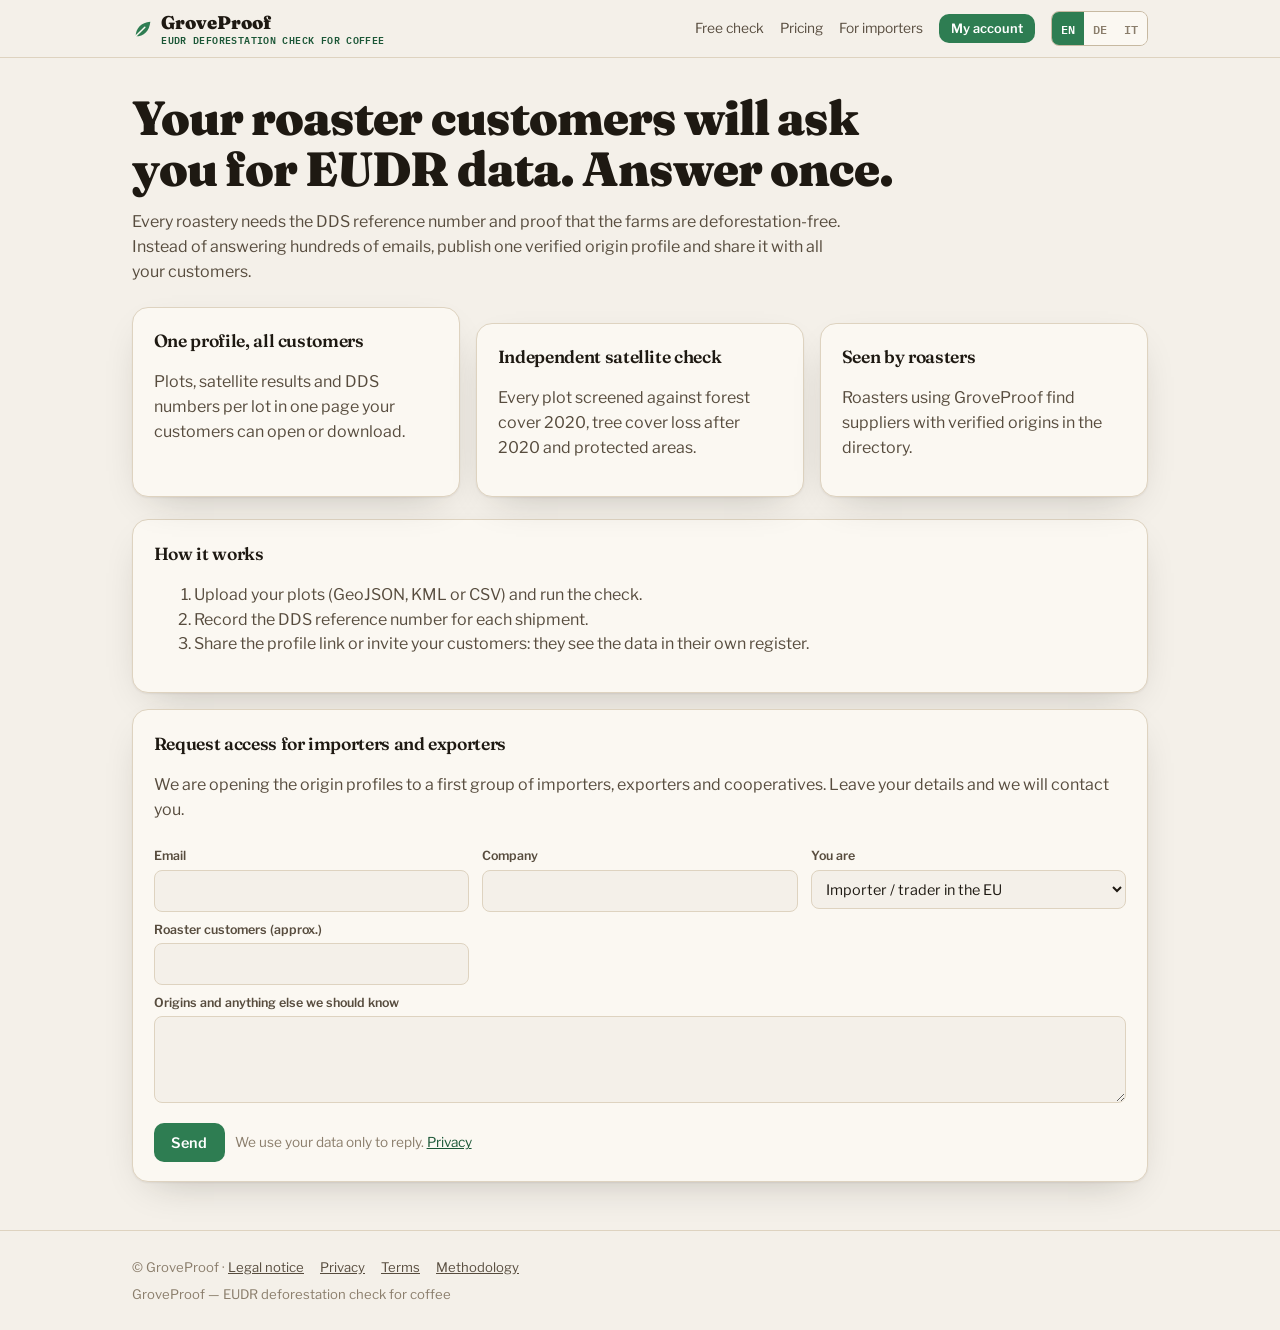
<file: importers.html>
<!DOCTYPE html>
<html lang="en">
<head>
<meta charset="utf-8">
<title>For importers and exporters — GroveProof · EUDR check for coffee</title>
<meta name="viewport" content="width=device-width, initial-scale=1">
<meta name="description" content="Give your roaster customers the EUDR data they ask for: DDS numbers, verified plots and a shared origin page.">
<link rel="preconnect" href="https://fonts.googleapis.com"><link rel="preconnect" href="https://fonts.gstatic.com" crossorigin>
<link rel="stylesheet" href="https://fonts.googleapis.com/css2?family=Fraunces:opsz,wght@9..144,600;9..144,900&family=Libre+Franklin:wght@400;500;600;700&family=IBM+Plex+Mono:wght@400;600&display=swap">
<link rel="stylesheet" href="assets/gp.css">
<script src="assets/gp.js"></script>
</head>
<body>
<nav class="top" id="gpnav"></nav>
<main class="wrap" style="padding-top:2.2rem">
  <h1 data-t="h">Your roaster customers will ask you for EUDR data. Answer once.</h1>
  <p class="muted" style="max-width:720px" data-t="p">Every roastery needs the DDS reference number and proof that the farms are deforestation-free. Instead of answering hundreds of emails, publish one verified origin profile and share it with all your customers.</p>
  <div class="grid g3" style="margin-top:1.4rem" id="feat"></div>
  <div class="card" style="margin-top:1.4rem">
    <h3 data-t="how_h">How it works</h3>
    <ol id="how" class="muted"></ol>
  </div>
  <div class="card" id="form">
    <h3 data-t="form_h">Request access for importers and exporters</h3>
    <p class="muted" data-t="form_p">We are opening the origin profiles to a first group of importers, exporters and cooperatives. Leave your details and we will contact you.</p>
    <form id="lf" autocomplete="on">
      <div class="grid g2" style="gap:0 .8rem">
        <div><label class="f">Email</label><input class="i" name="email" type="email" required></div>
        <div><label class="f" data-t="company">Company</label><input class="i" name="company" required></div>
        <div><label class="f" data-t="role">You are</label><select class="i" name="kind"><option value="importer" data-t="r_imp">Importer / trader in the EU</option><option value="exporter" data-t="r_exp">Exporter in the producing country</option><option value="cooperative" data-t="r_coop">Cooperative / producer group</option></select></div>
        <div><label class="f" data-t="volume">Roaster customers (approx.)</label><input class="i" name="volume" type="number" min="0"></div>
      </div>
      <label class="f" data-t="msg">Origins and anything else we should know</label><textarea class="i" name="message" rows="3"></textarea>
      <div class="row" style="margin-top:.8rem"><button class="btn" data-t="send">Send</button><span class="faint" data-th="consent">We use your data only to reply. <a href="privacy.html">Privacy</a></span></div>
    </form>
    <div id="lmsg"></div>
  </div>
</main>
<footer class="ft" id="gpfoot"></footer>
<script>
GP.strings = {
  en:{h:"Your roaster customers will ask you for EUDR data. Answer once.",p:"Every roastery needs the DDS reference number and proof that the farms are deforestation-free. Instead of answering hundreds of emails, publish one verified origin profile and share it with all your customers.",
    feat:[["One profile, all customers","Plots, satellite results and DDS numbers per lot in one page your customers can open or download."],["Independent satellite check","Every plot screened against forest cover 2020, tree cover loss after 2020 and protected areas."],["Seen by roasters","Roasters using GroveProof find suppliers with verified origins in the directory."]],
    how_h:"How it works",how:["Upload your plots (GeoJSON, KML or CSV) and run the check.","Record the DDS reference number for each shipment.","Share the profile link or invite your customers: they see the data in their own register."],
    form_h:"Request access for importers and exporters",form_p:"We are opening the origin profiles to a first group of importers, exporters and cooperatives. Leave your details and we will contact you.",
    company:"Company",role:"You are",r_imp:"Importer / trader in the EU",r_exp:"Exporter in the producing country",r_coop:"Cooperative / producer group",volume:"Roaster customers (approx.)",msg:"Origins and anything else we should know",send:"Send",
    consent:'We use your data only to reply. <a href="privacy.html">Privacy</a>',thanks:"Thank you, we will contact you shortly."},
  de:{h:"Ihre Röster-Kunden werden Sie nach EUDR-Daten fragen. Antworten Sie einmal.",p:"Jede Rösterei braucht die DDS-Referenznummer und den Nachweis entwaldungsfreier Farmen. Statt hunderte E-Mails zu beantworten, veröffentlichen Sie ein geprüftes Herkunftsprofil und teilen es mit allen Kunden.",
    feat:[["Ein Profil, alle Kunden","Flurstücke, Satellitenergebnisse und DDS-Nummern pro Charge auf einer Seite, die Ihre Kunden öffnen oder herunterladen können."],["Unabhängige Satellitenprüfung","Jedes Flurstück wird gegen Waldbedeckung 2020, Baumverlust nach 2020 und Schutzgebiete geprüft."],["Sichtbar für Röster","Röster, die GroveProof nutzen, finden Lieferanten mit geprüfter Herkunft im Verzeichnis."]],
    how_h:"So funktioniert es",how:["Flurstücke hochladen (GeoJSON, KML oder CSV) und Prüfung starten.","Für jede Lieferung die DDS-Referenznummer erfassen.","Profil-Link teilen oder Kunden einladen: Sie sehen die Daten in ihrem eigenen Register."],
    form_h:"Zugang für Importeure und Exporteure anfragen",form_p:"Wir öffnen die Herkunftsprofile für eine erste Gruppe von Importeuren, Exporteuren und Kooperativen. Hinterlassen Sie Ihre Daten, wir melden uns.",
    company:"Firma",role:"Sie sind",r_imp:"Importeur / Händler in der EU",r_exp:"Exporteur im Erzeugerland",r_coop:"Kooperative / Erzeugergemeinschaft",volume:"Röster-Kunden (ca.)",msg:"Herkünfte und weitere Hinweise",send:"Senden",
    consent:'Wir nutzen Ihre Daten nur für die Antwort. <a href="privacy.html">Datenschutz</a>',thanks:"Danke, wir melden uns in Kürze."},
  it:{h:"Le torrefazioni clienti ti chiederanno i dati EUDR. Rispondi una volta sola.",p:"Ogni torrefazione ha bisogno del numero di riferimento DDS e della prova che le aziende agricole sono senza deforestazione. Invece di rispondere a centinaia di email, pubblica un profilo d'origine verificato e condividilo con tutti i clienti.",
    feat:[["Un profilo, tutti i clienti","Particelle, esiti satellitari e numeri DDS per lotto in una sola pagina che i clienti possono aprire o scaricare."],["Verifica satellitare indipendente","Ogni particella è confrontata con la copertura forestale 2020, la perdita di copertura arborea dopo il 2020 e le aree protette."],["Visibile alle torrefazioni","Le torrefazioni che usano GroveProof trovano nell'elenco i fornitori con origini verificate."]],
    how_h:"Come funziona",how:["Carica le particelle (GeoJSON, KML o CSV) e avvia la verifica.","Registra il numero di riferimento DDS per ogni spedizione.","Condividi il link del profilo o invita i clienti: vedono i dati nel loro registro."],
    form_h:"Richiedi l'accesso per importatori ed esportatori",form_p:"Stiamo aprendo i profili d'origine a un primo gruppo di importatori, esportatori e cooperative. Lascia i tuoi dati e ti contattiamo.",
    company:"Azienda",role:"Sei",r_imp:"Importatore / trader nell'UE",r_exp:"Esportatore nel paese di produzione",r_coop:"Cooperativa / gruppo di produttori",volume:"Torrefazioni clienti (circa)",msg:"Origini e altro che dovremmo sapere",send:"Invia",
    consent:'Usiamo i tuoi dati solo per risponderti. <a href="privacy.html">Privacy</a>',thanks:"Grazie, ti contattiamo a breve."}
};
(function(){
  var esc=GP.esc, t=GP.t;
  function render(){ GP.applyI18n();
    document.getElementById("feat").innerHTML=t("feat").map(function(f){ return '<div class="card"><h3>'+esc(f[0])+'</h3><p class="muted">'+esc(f[1])+'</p></div>'; }).join("");
    document.getElementById("how").innerHTML=t("how").map(function(x){ return '<li>'+esc(x)+'</li>'; }).join(""); }
  document.getElementById("lf").onsubmit=async function(e){ e.preventDefault(); var f=this, m=document.getElementById("lmsg");
    var msg=(f.elements.volume.value?"Roaster customers: "+f.elements.volume.value+"\n":"")+f.elements.message.value;
    try{ await GP.api("/leads",{method:"POST",body:{email:f.elements.email.value,company:f.elements.company.value,kind:f.elements.kind.value,source:"importers",message:msg}}); m.innerHTML='<div class="notice ok">'+esc(t("thanks"))+'</div>'; f.reset(); }
    catch(err){ m.innerHTML='<div class="notice err">'+esc(err.message)+'</div>'; } };
  GP.onLang=function(){ GP.nav(); render(); };
  GP.nav(); render();
})();
</script>
</body>
</html>
</file>
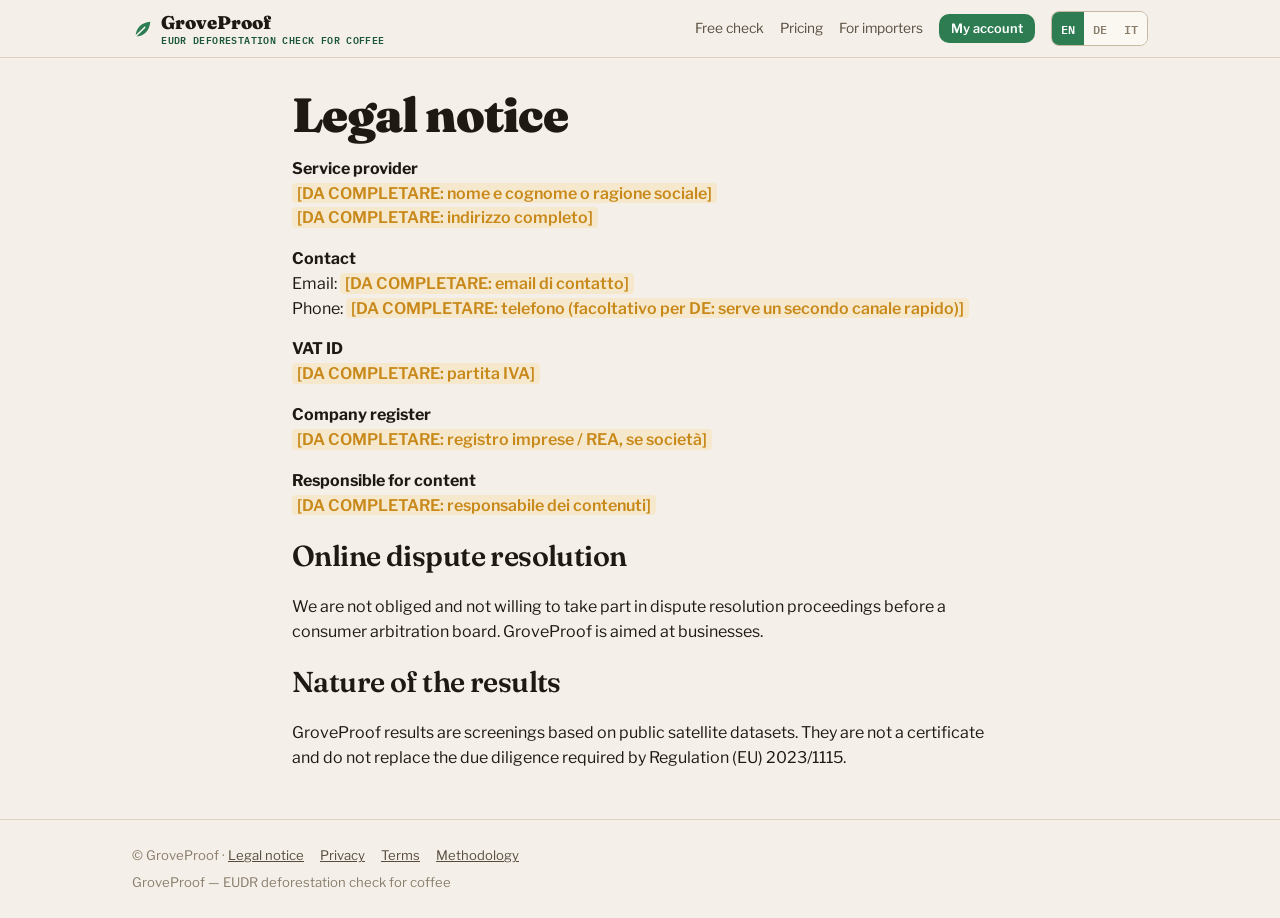
<file: impressum.html>
<!DOCTYPE html>
<html lang="en">
<head>
<meta charset="utf-8">
<title>Legal notice — GroveProof · EUDR check for coffee</title>
<meta name="viewport" content="width=device-width, initial-scale=1">
<link rel="preconnect" href="https://fonts.googleapis.com"><link rel="preconnect" href="https://fonts.gstatic.com" crossorigin>
<link rel="stylesheet" href="https://fonts.googleapis.com/css2?family=Fraunces:opsz,wght@9..144,600;9..144,900&family=Libre+Franklin:wght@400;500;600;700&family=IBM+Plex+Mono:wght@400;600&display=swap">
<link rel="stylesheet" href="assets/gp.css">
<script src="assets/gp.js"></script>
</head>
<body>
<nav class="top" id="gpnav"></nav>
<main class="wrap legal" style="padding-top:2rem">
<section data-lang="en"><h1>Legal notice</h1>
<p><b>Service provider</b><br><span class="todo">[DA COMPLETARE: nome e cognome o ragione sociale]</span><br><span class="todo">[DA COMPLETARE: indirizzo completo]</span></p>
<p><b>Contact</b><br>Email: <span class="todo">[DA COMPLETARE: email di contatto]</span><br>Phone: <span class="todo">[DA COMPLETARE: telefono (facoltativo per DE: serve un secondo canale rapido)]</span></p>
<p><b>VAT ID</b><br><span class="todo">[DA COMPLETARE: partita IVA]</span></p><p><b>Company register</b><br><span class="todo">[DA COMPLETARE: registro imprese / REA, se società]</span></p>
<p><b>Responsible for content</b><br><span class="todo">[DA COMPLETARE: responsabile dei contenuti]</span></p>
<h2>Online dispute resolution</h2><p>We are not obliged and not willing to take part in dispute resolution proceedings before a consumer arbitration board. GroveProof is aimed at businesses.</p>
<h2>Nature of the results</h2><p>GroveProof results are screenings based on public satellite datasets. They are not a certificate and do not replace the due diligence required by Regulation (EU) 2023/1115.</p></section>
<section data-lang="de" class="hide"><h1>Impressum</h1>
<p><b>Diensteanbieter (§ 5 DDG)</b><br><span class="todo">[DA COMPLETARE: nome e cognome o ragione sociale]</span><br><span class="todo">[DA COMPLETARE: indirizzo completo]</span></p>
<p><b>Kontakt</b><br>E-Mail: <span class="todo">[DA COMPLETARE: email di contatto]</span><br>Telefon: <span class="todo">[DA COMPLETARE: telefono (facoltativo per DE: serve un secondo canale rapido)]</span></p>
<p><b>Umsatzsteuer-ID</b><br><span class="todo">[DA COMPLETARE: partita IVA]</span></p><p><b>Handelsregister</b><br><span class="todo">[DA COMPLETARE: registro imprese / REA, se società]</span></p>
<p><b>Verantwortlich für den Inhalt (§ 18 Abs. 2 MStV)</b><br><span class="todo">[DA COMPLETARE: responsabile dei contenuti]</span></p>
<h2>Verbraucherstreitbeilegung</h2><p>Wir sind nicht bereit und nicht verpflichtet, an Streitbeilegungsverfahren vor einer Verbraucherschlichtungsstelle teilzunehmen. GroveProof richtet sich an Unternehmen.</p>
<h2>Art der Ergebnisse</h2><p>Die Ergebnisse von GroveProof sind Screenings auf Basis öffentlicher Satellitendaten. Sie sind kein Zertifikat und ersetzen nicht die Sorgfaltspflicht nach Verordnung (EU) 2023/1115.</p></section>
<section data-lang="it" class="hide"><h1>Note legali</h1>
<p><b>Titolare del servizio</b><br><span class="todo">[DA COMPLETARE: nome e cognome o ragione sociale]</span><br><span class="todo">[DA COMPLETARE: indirizzo completo]</span></p>
<p><b>Contatti</b><br>Email: <span class="todo">[DA COMPLETARE: email di contatto]</span><br>Telefono: <span class="todo">[DA COMPLETARE: telefono (facoltativo per DE: serve un secondo canale rapido)]</span></p>
<p><b>Partita IVA</b><br><span class="todo">[DA COMPLETARE: partita IVA]</span></p><p><b>Registro imprese</b><br><span class="todo">[DA COMPLETARE: registro imprese / REA, se società]</span></p>
<p><b>Responsabile dei contenuti</b><br><span class="todo">[DA COMPLETARE: responsabile dei contenuti]</span></p>
<h2>Risoluzione delle controversie</h2><p>Non partecipiamo a procedure di risoluzione davanti a organismi di conciliazione per consumatori. GroveProof è rivolto alle imprese.</p>
<h2>Natura dei risultati</h2><p>Gli esiti di GroveProof sono screening basati su dati satellitari pubblici. Non sono un certificato e non sostituiscono la due diligence richiesta dal Regolamento (UE) 2023/1115.</p></section>
</main>
<footer class="ft" id="gpfoot"></footer>
<script>
(function(){
  function show(){ document.querySelectorAll("[data-lang]").forEach(function(s){ s.classList.toggle("hide", s.getAttribute("data-lang")!==GP.lang); }); document.documentElement.lang=GP.lang; }
  GP.onLang=function(){ GP.nav(); show(); };
  GP.nav(); show();
})();
</script>
</body>
</html>
</file>
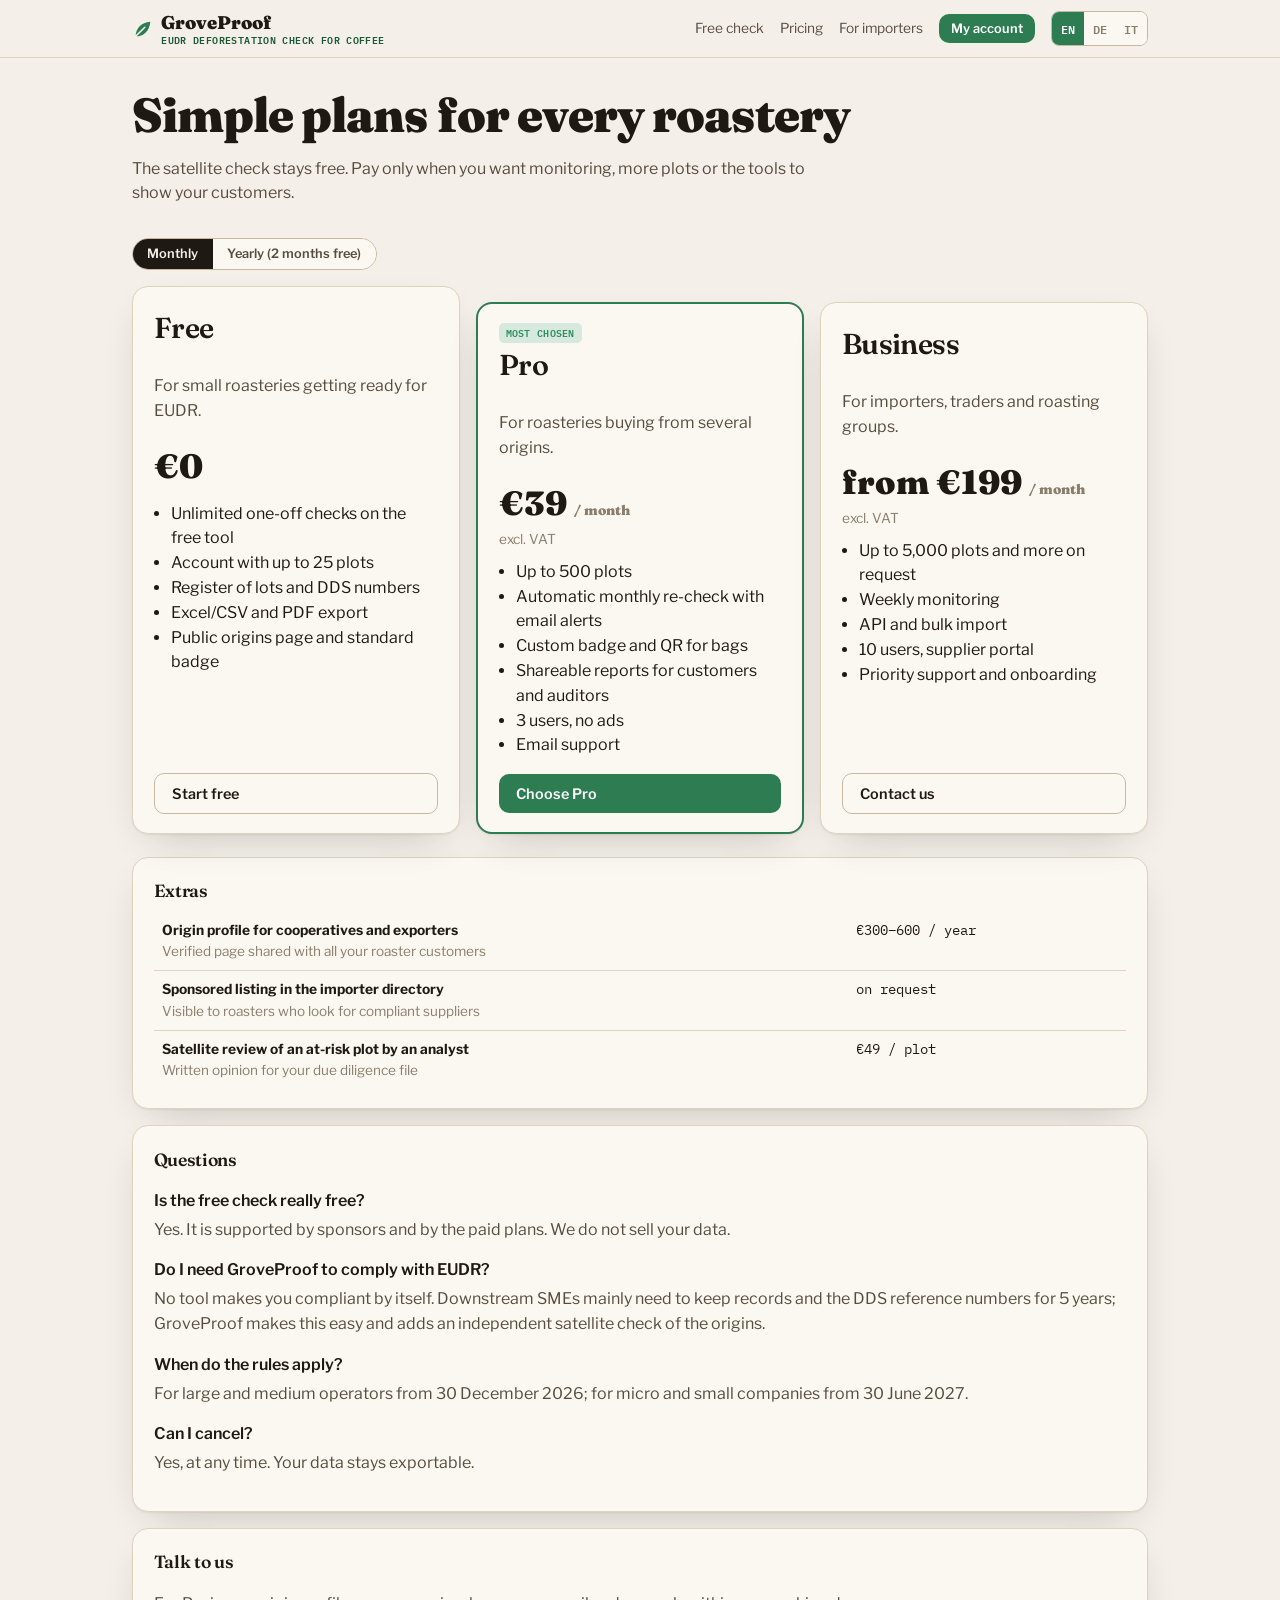
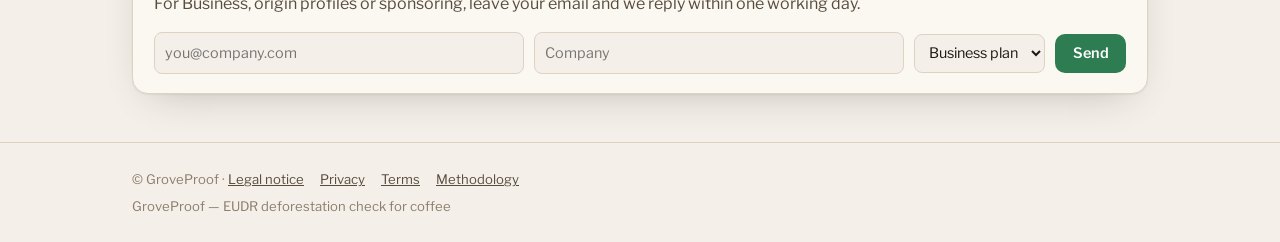
<file: pricing.html>
<!DOCTYPE html>
<html lang="en">
<head>
<meta charset="utf-8">
<title>Pricing — GroveProof · EUDR check for coffee</title>
<meta name="viewport" content="width=device-width, initial-scale=1">
<meta name="description" content="GroveProof plans for coffee roasters: free EUDR satellite check, Pro monitoring and register, Business API for importers.">
<link rel="preconnect" href="https://fonts.googleapis.com"><link rel="preconnect" href="https://fonts.gstatic.com" crossorigin>
<link rel="stylesheet" href="https://fonts.googleapis.com/css2?family=Fraunces:opsz,wght@9..144,600;9..144,900&family=Libre+Franklin:wght@400;500;600;700&family=IBM+Plex+Mono:wght@400;600&display=swap">
<link rel="stylesheet" href="assets/gp.css">
<script src="assets/gp.js"></script>
<style>.billing{display:inline-flex;border:1px solid var(--line-strong);border-radius:99px;overflow:hidden;margin:1rem 0}.billing button{border:none;background:var(--surface);padding:.45rem .9rem;cursor:pointer;font:600 .8rem "Libre Franklin",sans-serif;color:var(--ink-soft)}.billing button.on{background:var(--ink);color:var(--ground)}
.faq dt{font-weight:600;margin-top:1rem}.faq dd{margin:.25rem 0 0;color:var(--ink-soft)}</style>
</head>
<body>
<nav class="top" id="gpnav"></nav>
<main class="wrap" style="padding-top:2rem">
  <h1 data-t="h">Simple plans for every roastery</h1>
  <p class="muted" style="max-width:680px" data-t="p">The satellite check stays free. Pay only when you want monitoring, more plots or the tools to show your customers.</p>
  <div class="billing"><button data-b="m" class="on" data-t="monthly">Monthly</button><button data-b="y" data-t="yearly">Yearly (2 months free)</button></div>
  <div class="grid g3" id="plans"></div>

  <div class="card" style="margin-top:1.4rem">
    <h3 data-t="extra_h">Extras</h3>
    <div class="scroll"><table class="t" id="extras"></table></div>
  </div>

  <div class="card">
    <h3 data-t="faq_h">Questions</h3>
    <dl class="faq" id="faq"></dl>
  </div>
  <div id="contact" class="card">
    <h3 data-t="contact_h">Talk to us</h3>
    <p class="muted" data-t="contact_p">For Business, origin profiles or sponsoring, leave your email and we reply within one working day.</p>
    <form id="lf" class="row" autocomplete="on">
      <input class="i" style="flex:1;min-width:200px" name="email" type="email" required placeholder="you@company.com">
      <input class="i" style="flex:1;min-width:160px" name="company" data-tp="company" placeholder="Company">
      <select class="i" name="kind" style="width:auto"><option value="business" data-t="o_business">Business plan</option><option value="origin" data-t="o_origin">Origin profile</option><option value="sponsor" data-t="o_sponsor">Sponsoring</option><option value="other" data-t="o_other">Other</option></select>
      <button class="btn" data-t="send">Send</button>
    </form>
    <div id="lmsg"></div>
  </div>
</main>
<footer class="ft" id="gpfoot"></footer>
<script>
GP.strings = {
  en:{h:"Simple plans for every roastery",p:"The satellite check stays free. Pay only when you want monitoring, more plots or the tools to show your customers.",monthly:"Monthly",yearly:"Yearly (2 months free)",
    per_m:"/ month",per_y:"/ year",vat:"excl. VAT",start:"Start free",choose:"Choose Pro",talk:"Contact us",popular:"Most chosen",from:"from ",
    free_d:"For small roasteries getting ready for EUDR.",pro_d:"For roasteries buying from several origins.",bus_d:"For importers, traders and roasting groups.",
    f_free:["Unlimited one-off checks on the free tool","Account with up to 25 plots","Register of lots and DDS numbers","Excel/CSV and PDF export","Public origins page and standard badge"],
    f_pro:["Up to 500 plots","Automatic monthly re-check with email alerts","Custom badge and QR for bags","Shareable reports for customers and auditors","3 users, no ads","Email support"],
    f_bus:["Up to 5,000 plots and more on request","Weekly monitoring","API and bulk import","10 users, supplier portal","Priority support and onboarding"],
    extra_h:"Extras",ex:[["Origin profile for cooperatives and exporters","€300–600 / year","Verified page shared with all your roaster customers"],["Sponsored listing in the importer directory","on request","Visible to roasters who look for compliant suppliers"],["Satellite review of an at-risk plot by an analyst","€49 / plot","Written opinion for your due diligence file"]],
    faq_h:"Questions",faq:[["Is the free check really free?","Yes. It is supported by sponsors and by the paid plans. We do not sell your data."],["Do I need GroveProof to comply with EUDR?","No tool makes you compliant by itself. Downstream SMEs mainly need to keep records and the DDS reference numbers for 5 years; GroveProof makes this easy and adds an independent satellite check of the origins."],["When do the rules apply?","For large and medium operators from 30 December 2026; for micro and small companies from 30 June 2027."],["Can I cancel?","Yes, at any time. Your data stays exportable."]],
    contact_h:"Talk to us",contact_p:"For Business, origin profiles or sponsoring, leave your email and we reply within one working day.",company:"Company",o_business:"Business plan",o_origin:"Origin profile",o_sponsor:"Sponsoring",o_other:"Other",send:"Send",thanks:"Thank you, we will be in touch."},
  de:{h:"Einfache Tarife für jede Rösterei",p:"Der Satelliten-Check bleibt kostenlos. Sie zahlen nur für Überwachung, mehr Flurstücke oder Werkzeuge für Ihre Kunden.",monthly:"Monatlich",yearly:"Jährlich (2 Monate gratis)",
    per_m:"/ Monat",per_y:"/ Jahr",vat:"zzgl. MwSt.",start:"Kostenlos starten",choose:"Pro wählen",talk:"Kontakt",popular:"Am häufigsten gewählt",from:"ab ",
    free_d:"Für kleine Röstereien, die sich auf die EUDR vorbereiten.",pro_d:"Für Röstereien mit mehreren Herkünften.",bus_d:"Für Importeure, Händler und Röstgruppen.",
    f_free:["Unbegrenzte Einzelprüfungen im Gratis-Tool","Konto mit bis zu 25 Flurstücken","Register der Chargen und DDS-Nummern","Export als Excel/CSV und PDF","Öffentliche Herkunftsseite und Standardsiegel"],
    f_pro:["Bis zu 500 Flurstücke","Automatische monatliche Prüfung mit E-Mail-Warnungen","Eigenes Siegel und QR-Code für Tüten","Teilbare Berichte für Kunden und Prüfer","3 Nutzer, keine Werbung","E-Mail-Support"],
    f_bus:["Bis zu 5.000 Flurstücke, mehr auf Anfrage","Wöchentliche Überwachung","API und Massenimport","10 Nutzer, Lieferantenportal","Bevorzugter Support und Einführung"],
    extra_h:"Zusatzleistungen",ex:[["Herkunftsprofil für Kooperativen und Exporteure","300–600 € / Jahr","Geprüfte Seite, geteilt mit allen Ihren Röster-Kunden"],["Gesponserter Eintrag im Importeursverzeichnis","auf Anfrage","Sichtbar für Röster, die konforme Lieferanten suchen"],["Satellitenprüfung eines Risiko-Flurstücks durch einen Analysten","49 € / Flurstück","Schriftliche Einschätzung für Ihre Sorgfaltsakte"]],
    faq_h:"Fragen",faq:[["Ist der Gratis-Check wirklich kostenlos?","Ja. Er wird von Sponsoren und den bezahlten Tarifen getragen. Wir verkaufen Ihre Daten nicht."],["Brauche ich GroveProof für die EUDR?","Kein Werkzeug macht Sie allein konform. Nachgelagerte KMU müssen vor allem Aufzeichnungen und DDS-Referenznummern 5 Jahre aufbewahren; GroveProof macht das einfach und ergänzt eine unabhängige Satellitenprüfung der Herkünfte."],["Ab wann gelten die Regeln?","Für große und mittlere Marktteilnehmer ab 30. Dezember 2026; für Kleinst- und Kleinunternehmen ab 30. Juni 2027."],["Kann ich kündigen?","Ja, jederzeit. Ihre Daten bleiben exportierbar."]],
    contact_h:"Sprechen Sie mit uns",contact_p:"Für Business, Herkunftsprofile oder Sponsoring hinterlassen Sie Ihre E-Mail, wir antworten innerhalb eines Werktags.",company:"Firma",o_business:"Business-Tarif",o_origin:"Herkunftsprofil",o_sponsor:"Sponsoring",o_other:"Sonstiges",send:"Senden",thanks:"Danke, wir melden uns."},
  it:{h:"Piani semplici per ogni torrefazione",p:"La verifica satellitare resta gratuita. Paghi solo se vuoi il monitoraggio, più particelle o gli strumenti da mostrare ai clienti.",monthly:"Mensile",yearly:"Annuale (2 mesi gratis)",
    per_m:"/ mese",per_y:"/ anno",vat:"IVA esclusa",start:"Inizia gratis",choose:"Scegli Pro",talk:"Contattaci",popular:"Il più scelto",from:"da ",
    free_d:"Per le piccole torrefazioni che si preparano all'EUDR.",pro_d:"Per le torrefazioni che comprano da più origini.",bus_d:"Per importatori, trader e gruppi di torrefazione.",
    f_free:["Verifiche singole illimitate nello strumento gratuito","Account con fino a 25 particelle","Registro dei lotti e dei numeri DDS","Export Excel/CSV e PDF","Pagina pubblica delle origini e badge standard"],
    f_pro:["Fino a 500 particelle","Riverifica automatica mensile con avvisi via email","Badge personalizzato e QR per le confezioni","Report condivisibili per clienti e auditor","3 utenti, niente pubblicità","Assistenza via email"],
    f_bus:["Fino a 5.000 particelle e oltre su richiesta","Monitoraggio settimanale","API e importazione massiva","10 utenti, portale fornitori","Assistenza prioritaria e avviamento"],
    extra_h:"Servizi aggiuntivi",ex:[["Profilo d'origine per cooperative ed esportatori","300–600 € / anno","Pagina verificata condivisa con tutte le torrefazioni clienti"],["Inserimento sponsorizzato nell'elenco importatori","su richiesta","Visibile alle torrefazioni che cercano fornitori conformi"],["Revisione satellitare di una particella a rischio da parte di un analista","49 € / particella","Parere scritto per il fascicolo di due diligence"]],
    faq_h:"Domande",faq:[["La verifica gratuita è davvero gratis?","Sì. È sostenuta dagli sponsor e dai piani a pagamento. Non vendiamo i tuoi dati."],["Mi serve GroveProof per essere conforme all'EUDR?","Nessuno strumento rende conformi da solo. Le PMI a valle devono soprattutto conservare per 5 anni i dati e i numeri di riferimento DDS; GroveProof lo rende semplice e aggiunge una verifica satellitare indipendente delle origini."],["Da quando valgono le regole?","Per gli operatori grandi e medi dal 30 dicembre 2026; per micro e piccole imprese dal 30 giugno 2027."],["Posso disdire?","Sì, in qualsiasi momento. I tuoi dati restano esportabili."]],
    contact_h:"Parliamone",contact_p:"Per Business, profili d'origine o sponsorizzazioni lascia la tua email: rispondiamo entro un giorno lavorativo.",company:"Azienda",o_business:"Piano Business",o_origin:"Profilo d'origine",o_sponsor:"Sponsorizzazione",o_other:"Altro",send:"Invia",thanks:"Grazie, ti ricontattiamo."}
};
(function(){
  var esc=GP.esc, t=GP.t, billing="m";
  function li(a){ return '<ul>'+a.map(function(x){return '<li>'+esc(x)+'</li>';}).join("")+'</ul>'; }
  function price(m,y){ return billing==="m" ? '€'+m+' <span class="faint">'+esc(t("per_m"))+'</span>' : '€'+y+' <span class="faint">'+esc(t("per_y"))+'</span>'; }
  function render(){
    GP.applyI18n();
    document.querySelectorAll(".billing button").forEach(function(b){ b.classList.toggle("on", b.getAttribute("data-b")===billing); });
    document.getElementById("plans").innerHTML =
      '<div class="card price"><h2>Free</h2><p class="muted">'+esc(t("free_d"))+'</p><div class="p">€0</div>'+li(t("f_free"))+'<a class="btn ghost" href="app.html">'+esc(t("start"))+'</a></div>'+
      '<div class="card price hl"><span class="chip ok" style="align-self:flex-start">'+esc(t("popular"))+'</span><h2>Pro</h2><p class="muted">'+esc(t("pro_d"))+'</p><div class="p">'+price(39,390)+'</div><div class="faint">'+esc(t("vat"))+'</div>'+li(t("f_pro"))+'<a class="btn" href="app.html?plan=pro">'+esc(t("choose"))+'</a></div>'+
      '<div class="card price"><h2>Business</h2><p class="muted">'+esc(t("bus_d"))+'</p><div class="p">'+esc(t("from"))+price(199,1990)+'</div><div class="faint">'+esc(t("vat"))+'</div>'+li(t("f_bus"))+'<a class="btn ghost" href="#contact">'+esc(t("talk"))+'</a></div>';
    document.getElementById("extras").innerHTML = t("ex").map(function(r){ return '<tr><td><b>'+esc(r[0])+'</b><div class="faint">'+esc(r[2])+'</div></td><td class="mono" style="white-space:nowrap">'+esc(r[1])+'</td></tr>'; }).join("");
    document.getElementById("faq").innerHTML = t("faq").map(function(q){ return '<dt>'+esc(q[0])+'</dt><dd>'+esc(q[1])+'</dd>'; }).join("");
  }
  document.querySelectorAll(".billing button").forEach(function(b){ b.onclick=function(){ billing=b.getAttribute("data-b"); render(); }; });
  document.getElementById("lf").onsubmit=async function(e){ e.preventDefault(); var f=this, m=document.getElementById("lmsg");
    try{ await GP.api("/leads",{method:"POST",body:{email:f.elements.email.value,company:f.elements.company.value,kind:f.elements.kind.value,source:"pricing"}}); m.innerHTML='<div class="notice ok">'+esc(t("thanks"))+'</div>'; f.reset(); }
    catch(err){ m.innerHTML='<div class="notice err">'+esc(err.message)+'</div>'; } };
  GP.onLang=function(){ GP.nav(); render(); };
  GP.nav(); render();
})();
</script>
</body>
</html>
</file>
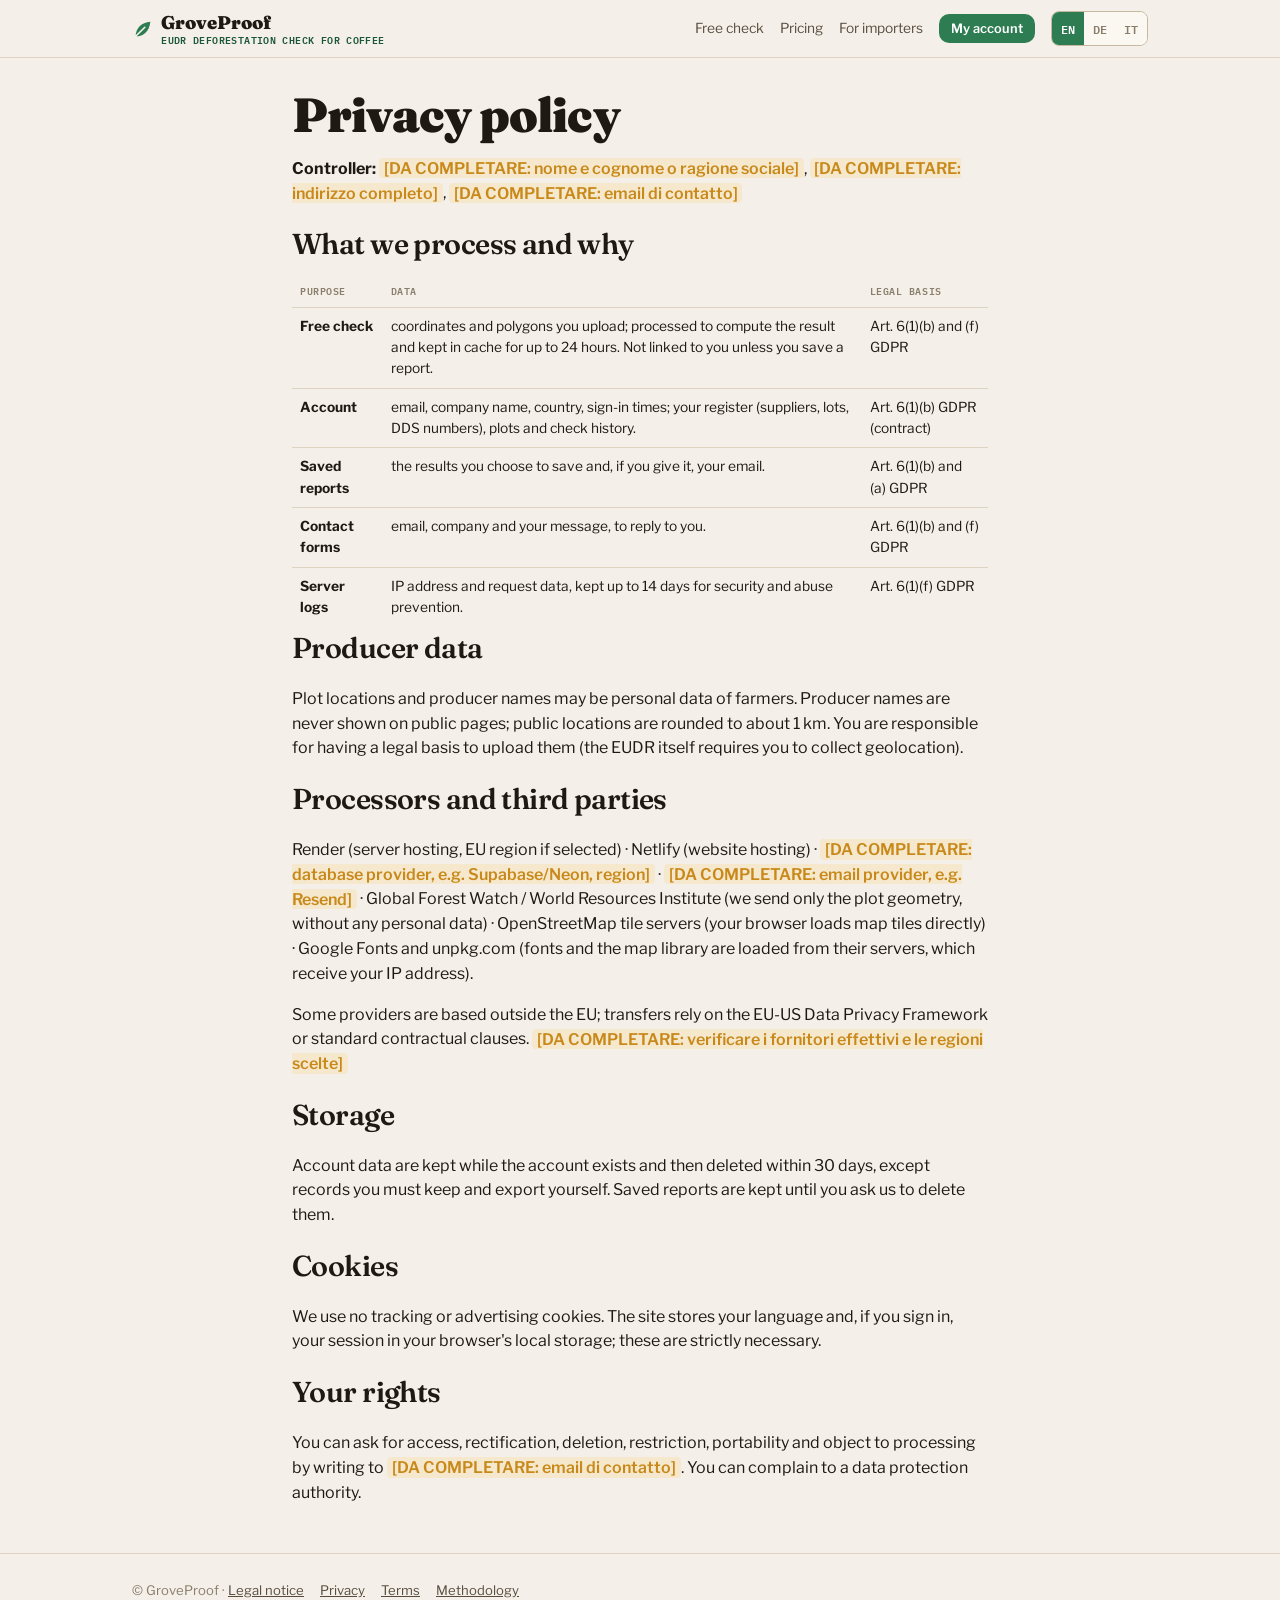
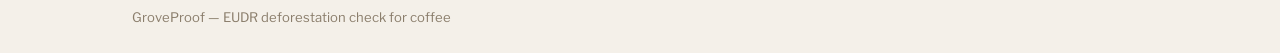
<file: privacy.html>
<!DOCTYPE html>
<html lang="en">
<head>
<meta charset="utf-8">
<title>Privacy — GroveProof · EUDR check for coffee</title>
<meta name="viewport" content="width=device-width, initial-scale=1">
<link rel="preconnect" href="https://fonts.googleapis.com"><link rel="preconnect" href="https://fonts.gstatic.com" crossorigin>
<link rel="stylesheet" href="https://fonts.googleapis.com/css2?family=Fraunces:opsz,wght@9..144,600;9..144,900&family=Libre+Franklin:wght@400;500;600;700&family=IBM+Plex+Mono:wght@400;600&display=swap">
<link rel="stylesheet" href="assets/gp.css">
<script src="assets/gp.js"></script>
</head>
<body>
<nav class="top" id="gpnav"></nav>
<main class="wrap legal" style="padding-top:2rem">
<section data-lang="en"><h1>Privacy policy</h1>
<p><b>Controller:</b> <span class="todo">[DA COMPLETARE: nome e cognome o ragione sociale]</span>, <span class="todo">[DA COMPLETARE: indirizzo completo]</span>, <span class="todo">[DA COMPLETARE: email di contatto]</span></p>
<h2>What we process and why</h2><div class="scroll"><table class="t"><tr><th>Purpose</th><th>Data</th><th>Legal basis</th></tr><tr><td><b>Free check</b></td><td>coordinates and polygons you upload; processed to compute the result and kept in cache for up to 24 hours. Not linked to you unless you save a report.</td><td>Art. 6(1)(b) and (f) GDPR</td></tr><tr><td><b>Account</b></td><td>email, company name, country, sign-in times; your register (suppliers, lots, DDS numbers), plots and check history.</td><td>Art. 6(1)(b) GDPR (contract)</td></tr><tr><td><b>Saved reports</b></td><td>the results you choose to save and, if you give it, your email.</td><td>Art. 6(1)(b) and (a) GDPR</td></tr><tr><td><b>Contact forms</b></td><td>email, company and your message, to reply to you.</td><td>Art. 6(1)(b) and (f) GDPR</td></tr><tr><td><b>Server logs</b></td><td>IP address and request data, kept up to 14 days for security and abuse prevention.</td><td>Art. 6(1)(f) GDPR</td></tr></table></div>
<h2>Producer data</h2><p>Plot locations and producer names may be personal data of farmers. Producer names are never shown on public pages; public locations are rounded to about 1 km. You are responsible for having a legal basis to upload them (the EUDR itself requires you to collect geolocation).</p>
<h2>Processors and third parties</h2><p>Render (server hosting, EU region if selected) · Netlify (website hosting) · <span class="todo">[DA COMPLETARE: database provider, e.g. Supabase/Neon, region]</span> · <span class="todo">[DA COMPLETARE: email provider, e.g. Resend]</span> · Global Forest Watch / World Resources Institute (we send only the plot geometry, without any personal data) · OpenStreetMap tile servers (your browser loads map tiles directly) · Google Fonts and unpkg.com (fonts and the map library are loaded from their servers, which receive your IP address).</p><p>Some providers are based outside the EU; transfers rely on the EU-US Data Privacy Framework or standard contractual clauses. <span class="todo">[DA COMPLETARE: verificare i fornitori effettivi e le regioni scelte]</span></p>
<h2>Storage</h2><p>Account data are kept while the account exists and then deleted within 30 days, except records you must keep and export yourself. Saved reports are kept until you ask us to delete them.</p>
<h2>Cookies</h2><p>We use no tracking or advertising cookies. The site stores your language and, if you sign in, your session in your browser's local storage; these are strictly necessary.</p>
<h2>Your rights</h2><p>You can ask for access, rectification, deletion, restriction, portability and object to processing by writing to <span class="todo">[DA COMPLETARE: email di contatto]</span>. You can complain to a data protection authority.</p></section>
<section data-lang="de" class="hide"><h1>Datenschutzerklärung</h1>
<p><b>Verantwortlicher:</b> <span class="todo">[DA COMPLETARE: nome e cognome o ragione sociale]</span>, <span class="todo">[DA COMPLETARE: indirizzo completo]</span>, <span class="todo">[DA COMPLETARE: email di contatto]</span></p>
<h2>Was wir verarbeiten und warum</h2><div class="scroll"><table class="t"><tr><th>Zweck</th><th>Daten</th><th>Rechtsgrundlage</th></tr><tr><td><b>Gratis-Check</b></td><td>hochgeladene Koordinaten und Polygone; verarbeitet zur Berechnung des Ergebnisses und bis zu 24 Stunden zwischengespeichert. Nicht mit Ihnen verknüpft, außer Sie speichern einen Bericht.</td><td>Art. 6 Abs. 1 lit. b und f DSGVO</td></tr><tr><td><b>Konto</b></td><td>E-Mail, Firmenname, Land, Anmeldezeiten; Ihr Register (Lieferanten, Chargen, DDS-Nummern), Flurstücke und Prüfhistorie.</td><td>Art. 6 Abs. 1 lit. b DSGVO (Vertrag)</td></tr><tr><td><b>Gespeicherte Berichte</b></td><td>die Ergebnisse, die Sie speichern, und ggf. Ihre E-Mail.</td><td>Art. 6 Abs. 1 lit. b und a DSGVO</td></tr><tr><td><b>Kontaktformulare</b></td><td>E-Mail, Firma und Nachricht, um Ihnen zu antworten.</td><td>Art. 6 Abs. 1 lit. b und f DSGVO</td></tr><tr><td><b>Server-Logs</b></td><td>IP-Adresse und Anfragedaten, bis zu 14 Tage zur Sicherheit und Missbrauchsabwehr.</td><td>Art. 6 Abs. 1 lit. f DSGVO</td></tr></table></div>
<h2>Daten der Produzenten</h2><p>Lage der Flurstücke und Produzentennamen können personenbezogene Daten der Bauern sein. Produzentennamen werden nie öffentlich gezeigt; öffentliche Standorte sind auf ca. 1 km gerundet. Sie sind dafür verantwortlich, eine Rechtsgrundlage für das Hochladen zu haben (die EUDR verlangt selbst die Erhebung der Geolokalisierung).</p>
<h2>Auftragsverarbeiter und Dritte</h2><p>Render (Server-Hosting, EU-Region falls gewählt) · Netlify (Website-Hosting) · <span class="todo">[DA COMPLETARE: Datenbank-Anbieter, z. B. Supabase/Neon, Region]</span> · <span class="todo">[DA COMPLETARE: E-Mail-Anbieter, z. B. Resend]</span> · Global Forest Watch / World Resources Institute (wir senden nur die Geometrie der Flurstücke, ohne personenbezogene Daten) · OpenStreetMap tile servers (Ihr Browser lädt Kartenkacheln direkt) · Google Fonts and unpkg.com (Schriften und Kartenbibliothek werden von deren Servern geladen, die Ihre IP-Adresse erhalten).</p><p>Einige Anbieter sitzen außerhalb der EU; Übermittlungen stützen sich auf das EU-US Data Privacy Framework oder Standardvertragsklauseln. <span class="todo">[DA COMPLETARE: verificare i fornitori effettivi e le regioni scelte]</span></p>
<h2>Speicherdauer</h2><p>Kontodaten werden gespeichert, solange das Konto besteht, und danach innerhalb von 30 Tagen gelöscht, außer Aufzeichnungen, die Sie selbst aufbewahren und exportieren müssen. Gespeicherte Berichte bleiben bis zu Ihrer Löschanfrage.</p>
<h2>Cookies</h2><p>Wir verwenden keine Tracking- oder Werbe-Cookies. Die Seite speichert Ihre Sprache und, wenn Sie angemeldet sind, Ihre Sitzung im lokalen Speicher Ihres Browsers; das ist technisch notwendig.</p>
<h2>Ihre Rechte</h2><p>Sie können Auskunft, Berichtigung, Löschung, Einschränkung, Datenübertragbarkeit verlangen und widersprechen: schreiben Sie an <span class="todo">[DA COMPLETARE: email di contatto]</span>. Sie können sich bei einer Datenschutzaufsichtsbehörde beschweren.</p></section>
<section data-lang="it" class="hide"><h1>Informativa privacy</h1>
<p><b>Titolare del trattamento:</b> <span class="todo">[DA COMPLETARE: nome e cognome o ragione sociale]</span>, <span class="todo">[DA COMPLETARE: indirizzo completo]</span>, <span class="todo">[DA COMPLETARE: email di contatto]</span></p>
<h2>Cosa trattiamo e perché</h2><div class="scroll"><table class="t"><tr><th>Finalità</th><th>Dati</th><th>Base giuridica</th></tr><tr><td><b>Verifica gratuita</b></td><td>coordinate e poligoni caricati; trattati per calcolare l'esito e tenuti in cache fino a 24 ore. Non collegati a te, salvo che tu salvi un report.</td><td>Art. 6(1)(b) e (f) GDPR</td></tr><tr><td><b>Account</b></td><td>email, nome dell'azienda, paese, orari di accesso; il tuo registro (fornitori, lotti, numeri DDS), particelle e storico delle verifiche.</td><td>Art. 6(1)(b) GDPR (contratto)</td></tr><tr><td><b>Report salvati</b></td><td>gli esiti che scegli di salvare e, se la indichi, la tua email.</td><td>Art. 6(1)(b) e (a) GDPR</td></tr><tr><td><b>Moduli di contatto</b></td><td>email, azienda e messaggio, per risponderti.</td><td>Art. 6(1)(b) e (f) GDPR</td></tr><tr><td><b>Log del server</b></td><td>indirizzo IP e dati della richiesta, conservati fino a 14 giorni per sicurezza e prevenzione degli abusi.</td><td>Art. 6(1)(f) GDPR</td></tr></table></div>
<h2>Dati dei produttori</h2><p>Posizione delle particelle e nomi dei produttori possono essere dati personali dei coltivatori. I nomi non sono mai mostrati nelle pagine pubbliche; le posizioni pubbliche sono arrotondate a circa 1 km. Sei responsabile di avere una base giuridica per caricarli (l'EUDR stessa impone di raccogliere la geolocalizzazione).</p>
<h2>Responsabili e terze parti</h2><p>Render (hosting del server, regione UE se scelta) · Netlify (hosting del sito) · <span class="todo">[DA COMPLETARE: fornitore del database, es. Supabase/Neon, regione]</span> · <span class="todo">[DA COMPLETARE: fornitore email, es. Resend]</span> · Global Forest Watch / World Resources Institute (inviamo solo la geometria delle particelle, senza dati personali) · OpenStreetMap tile servers (il browser carica direttamente le tessere della mappa) · Google Fonts and unpkg.com (caratteri e libreria della mappa sono caricati dai loro server, che ricevono il tuo indirizzo IP).</p><p>Alcuni fornitori hanno sede fuori dall'UE; i trasferimenti si basano sull'EU-US Data Privacy Framework o sulle clausole contrattuali standard. <span class="todo">[DA COMPLETARE: verificare i fornitori effettivi e le regioni scelte]</span></p>
<h2>Conservazione</h2><p>I dati dell'account sono conservati finché l'account esiste e poi cancellati entro 30 giorni, salvo i registri che devi conservare ed esportare tu. I report salvati restano finché non ne chiedi la cancellazione.</p>
<h2>Cookie</h2><p>Non usiamo cookie di tracciamento o pubblicitari. Il sito salva nella memoria locale del browser la lingua e, se accedi, la sessione; sono strettamente necessari.</p>
<h2>I tuoi diritti</h2><p>Puoi chiedere accesso, rettifica, cancellazione, limitazione, portabilità e opporti al trattamento scrivendo a <span class="todo">[DA COMPLETARE: email di contatto]</span>. Puoi presentare reclamo al Garante per la protezione dei dati personali.</p></section>
</main>
<footer class="ft" id="gpfoot"></footer>
<script>
(function(){
  function show(){ document.querySelectorAll("[data-lang]").forEach(function(s){ s.classList.toggle("hide", s.getAttribute("data-lang")!==GP.lang); }); document.documentElement.lang=GP.lang; }
  GP.onLang=function(){ GP.nav(); show(); };
  GP.nav(); show();
})();
</script>
</body>
</html>
</file>
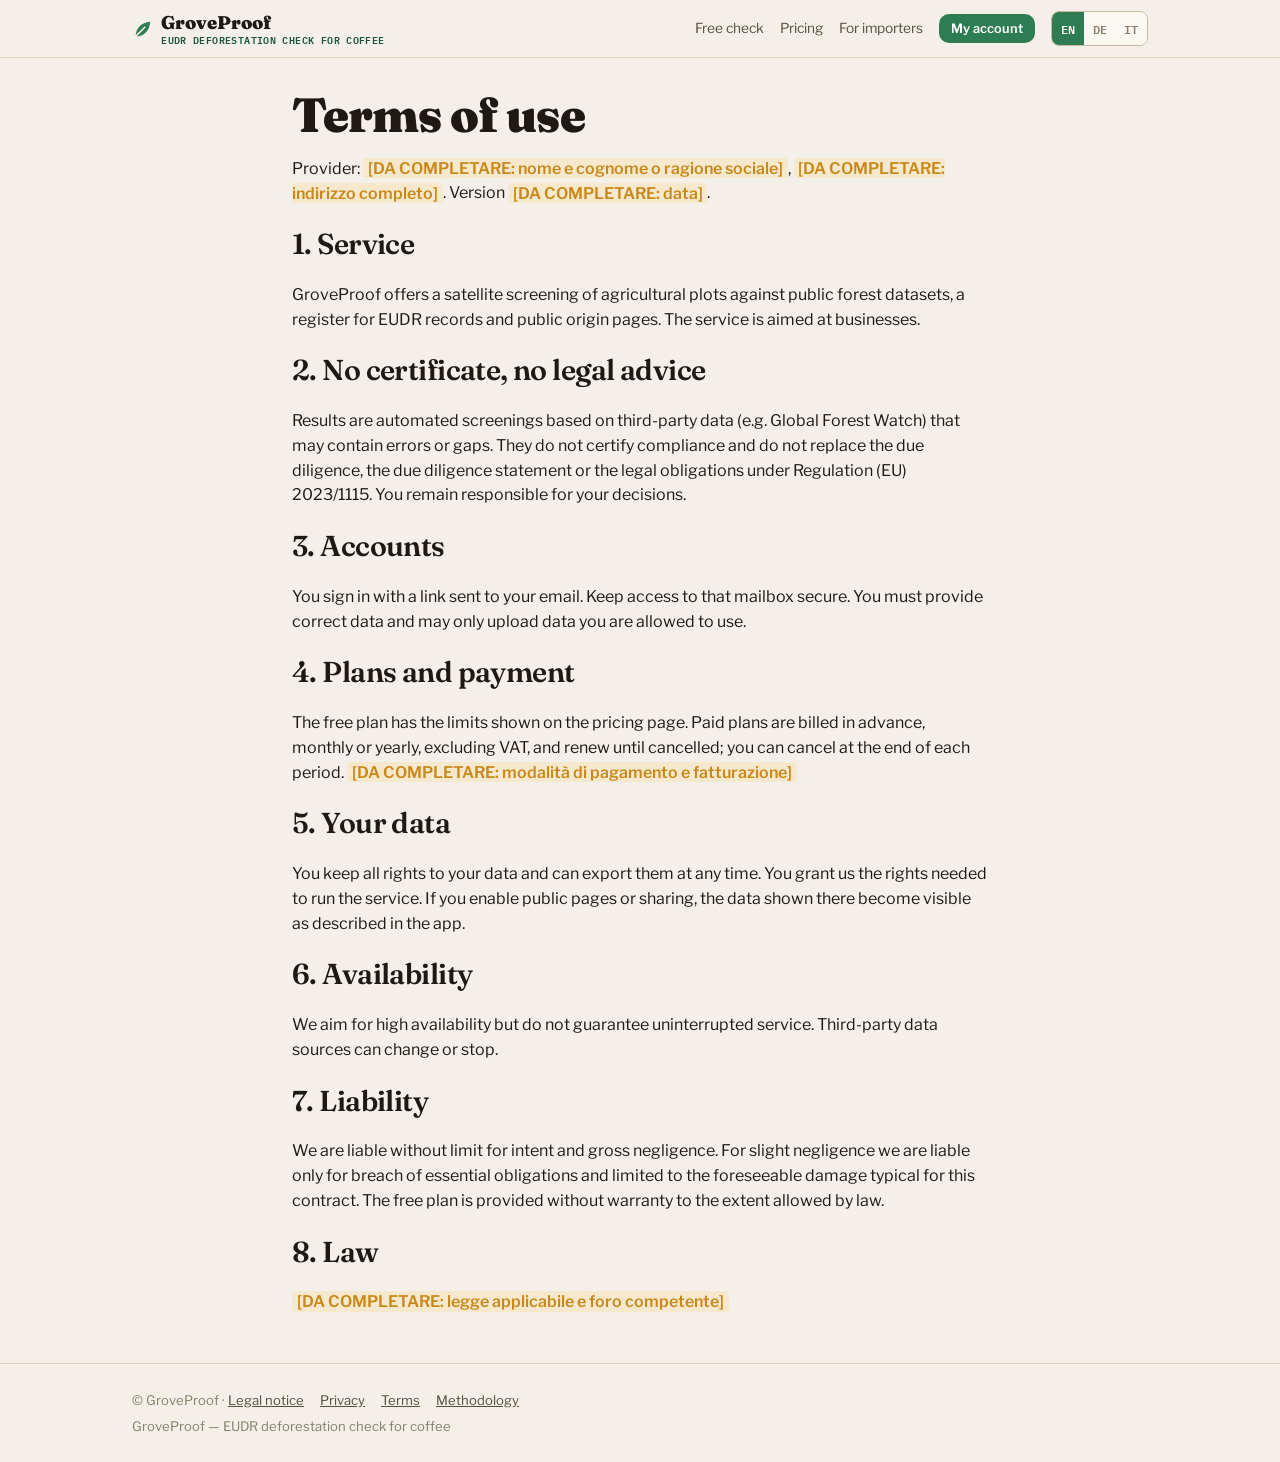
<file: terms.html>
<!DOCTYPE html>
<html lang="en">
<head>
<meta charset="utf-8">
<title>Terms — GroveProof · EUDR check for coffee</title>
<meta name="viewport" content="width=device-width, initial-scale=1">
<link rel="preconnect" href="https://fonts.googleapis.com"><link rel="preconnect" href="https://fonts.gstatic.com" crossorigin>
<link rel="stylesheet" href="https://fonts.googleapis.com/css2?family=Fraunces:opsz,wght@9..144,600;9..144,900&family=Libre+Franklin:wght@400;500;600;700&family=IBM+Plex+Mono:wght@400;600&display=swap">
<link rel="stylesheet" href="assets/gp.css">
<script src="assets/gp.js"></script>
</head>
<body>
<nav class="top" id="gpnav"></nav>
<main class="wrap legal" style="padding-top:2rem">
<section data-lang="en"><h1>Terms of use</h1>
<p>Provider: <span class="todo">[DA COMPLETARE: nome e cognome o ragione sociale]</span>, <span class="todo">[DA COMPLETARE: indirizzo completo]</span>. Version <span class="todo">[DA COMPLETARE: data]</span>.</p>
<h2>1. Service</h2><p>GroveProof offers a satellite screening of agricultural plots against public forest datasets, a register for EUDR records and public origin pages. The service is aimed at businesses.</p>
<h2>2. No certificate, no legal advice</h2><p>Results are automated screenings based on third-party data (e.g. Global Forest Watch) that may contain errors or gaps. They do not certify compliance and do not replace the due diligence, the due diligence statement or the legal obligations under Regulation (EU) 2023/1115. You remain responsible for your decisions.</p>
<h2>3. Accounts</h2><p>You sign in with a link sent to your email. Keep access to that mailbox secure. You must provide correct data and may only upload data you are allowed to use.</p>
<h2>4. Plans and payment</h2><p>The free plan has the limits shown on the pricing page. Paid plans are billed in advance, monthly or yearly, excluding VAT, and renew until cancelled; you can cancel at the end of each period. <span class="todo">[DA COMPLETARE: modalità di pagamento e fatturazione]</span></p>
<h2>5. Your data</h2><p>You keep all rights to your data and can export them at any time. You grant us the rights needed to run the service. If you enable public pages or sharing, the data shown there become visible as described in the app.</p>
<h2>6. Availability</h2><p>We aim for high availability but do not guarantee uninterrupted service. Third-party data sources can change or stop.</p>
<h2>7. Liability</h2><p>We are liable without limit for intent and gross negligence. For slight negligence we are liable only for breach of essential obligations and limited to the foreseeable damage typical for this contract. The free plan is provided without warranty to the extent allowed by law.</p>
<h2>8. Law</h2><p><span class="todo">[DA COMPLETARE: legge applicabile e foro competente]</span></p></section>
<section data-lang="de" class="hide"><h1>Allgemeine Geschäftsbedingungen</h1>
<p>Anbieter: <span class="todo">[DA COMPLETARE: nome e cognome o ragione sociale]</span>, <span class="todo">[DA COMPLETARE: indirizzo completo]</span>. Fassung <span class="todo">[DA COMPLETARE: data]</span>.</p>
<h2>1. Leistung</h2><p>GroveProof bietet ein Satellitenscreening landwirtschaftlicher Flurstücke anhand öffentlicher Walddaten, ein Register für EUDR-Aufzeichnungen und öffentliche Herkunftsseiten. Das Angebot richtet sich an Unternehmen.</p>
<h2>2. Kein Zertifikat, keine Rechtsberatung</h2><p>Ergebnisse sind automatisierte Screenings auf Basis von Drittdaten (z. B. Global Forest Watch), die Fehler oder Lücken enthalten können. Sie bescheinigen keine Konformität und ersetzen weder die Sorgfaltspflicht noch die Sorgfaltserklärung oder die Pflichten nach Verordnung (EU) 2023/1115. Sie bleiben für Ihre Entscheidungen verantwortlich.</p>
<h2>3. Konto</h2><p>Die Anmeldung erfolgt über einen Link an Ihre E-Mail. Schützen Sie den Zugang zu diesem Postfach. Sie müssen korrekte Angaben machen und dürfen nur Daten hochladen, die Sie nutzen dürfen.</p>
<h2>4. Tarife und Zahlung</h2><p>Der kostenlose Tarif hat die auf der Preisseite genannten Grenzen. Bezahlte Tarife werden im Voraus monatlich oder jährlich zzgl. MwSt. abgerechnet und verlängern sich bis zur Kündigung; Kündigung zum Ende jedes Zeitraums. <span class="todo">[DA COMPLETARE: modalità di pagamento e fatturazione]</span></p>
<h2>5. Ihre Daten</h2><p>Alle Rechte an Ihren Daten bleiben bei Ihnen; Sie können sie jederzeit exportieren. Sie räumen uns die zum Betrieb nötigen Rechte ein. Aktivieren Sie öffentliche Seiten oder das Teilen, werden die dort gezeigten Daten wie in der App beschrieben sichtbar.</p>
<h2>6. Verfügbarkeit</h2><p>Wir streben hohe Verfügbarkeit an, garantieren aber keinen unterbrechungsfreien Betrieb. Datenquellen Dritter können sich ändern oder entfallen.</p>
<h2>7. Haftung</h2><p>Wir haften unbeschränkt bei Vorsatz und grober Fahrlässigkeit. Bei leichter Fahrlässigkeit haften wir nur bei Verletzung wesentlicher Vertragspflichten, begrenzt auf den vorhersehbaren, vertragstypischen Schaden. Der kostenlose Tarif wird, soweit gesetzlich zulässig, ohne Gewähr bereitgestellt.</p>
<h2>8. Recht</h2><p><span class="todo">[DA COMPLETARE: legge applicabile e foro competente]</span></p></section>
<section data-lang="it" class="hide"><h1>Termini di utilizzo</h1>
<p>Fornitore: <span class="todo">[DA COMPLETARE: nome e cognome o ragione sociale]</span>, <span class="todo">[DA COMPLETARE: indirizzo completo]</span>. Versione <span class="todo">[DA COMPLETARE: data]</span>.</p>
<h2>1. Servizio</h2><p>GroveProof offre uno screening satellitare delle particelle agricole rispetto a dati forestali pubblici, un registro per i dati EUDR e pagine pubbliche delle origini. Il servizio è rivolto alle imprese.</p>
<h2>2. Nessun certificato, nessuna consulenza legale</h2><p>Gli esiti sono screening automatici basati su dati di terzi (es. Global Forest Watch) che possono contenere errori o lacune. Non certificano la conformità e non sostituiscono la due diligence, la dichiarazione di due diligence o gli obblighi del Regolamento (UE) 2023/1115. Restano tue le decisioni.</p>
<h2>3. Account</h2><p>Si accede con un link inviato alla tua email. Proteggi l'accesso alla casella. Devi fornire dati corretti e caricare solo dati che hai il diritto di usare.</p>
<h2>4. Piani e pagamento</h2><p>Il piano gratuito ha i limiti indicati nella pagina prezzi. I piani a pagamento si pagano in anticipo, mensilmente o annualmente, IVA esclusa, e si rinnovano fino a disdetta; puoi disdire alla fine di ogni periodo. <span class="todo">[DA COMPLETARE: modalità di pagamento e fatturazione]</span></p>
<h2>5. I tuoi dati</h2><p>Restano tuoi tutti i diritti sui dati e puoi esportarli in qualsiasi momento. Ci concedi i diritti necessari a far funzionare il servizio. Se attivi le pagine pubbliche o la condivisione, i dati mostrati diventano visibili come descritto nell'app.</p>
<h2>6. Disponibilità</h2><p>Puntiamo a un'alta disponibilità ma non garantiamo un servizio senza interruzioni. Le fonti di dati di terzi possono cambiare o cessare.</p>
<h2>7. Responsabilità</h2><p>Rispondiamo senza limiti per dolo e colpa grave. Per colpa lieve rispondiamo solo per violazione di obblighi essenziali e nei limiti del danno prevedibile tipico del contratto. Il piano gratuito è fornito senza garanzia nei limiti di legge.</p>
<h2>8. Legge</h2><p><span class="todo">[DA COMPLETARE: legge applicabile e foro competente]</span></p></section>
</main>
<footer class="ft" id="gpfoot"></footer>
<script>
(function(){
  function show(){ document.querySelectorAll("[data-lang]").forEach(function(s){ s.classList.toggle("hide", s.getAttribute("data-lang")!==GP.lang); }); document.documentElement.lang=GP.lang; }
  GP.onLang=function(){ GP.nav(); show(); };
  GP.nav(); show();
})();
</script>
</body>
</html>
</file>
<file: assets/gp.css>
/* GroveProof — stile comune delle pagine (area utente, origini, report, prezzi, legali) */
:root{
  --ground:#F4F0E9;--surface:#FBF8F2;--surface-2:#EBE4D6;--ink:#1E1912;--ink-soft:#574C3E;--ink-faint:#8A7D6B;
  --line:#DED3C0;--line-strong:#C7B9A1;--accent:#2E7D52;--accent-soft:#D4E8DA;--accent-ink:#1C5737;
  --good:#2F8D5E;--good-soft:#D7E8DE;--warn:#C8891A;--warn-soft:#F6E8CC;--bad:#C0432F;--bad-soft:#F3DBD4;
  --shadow:0 1px 2px rgba(30,25,18,.06),0 14px 40px -20px rgba(30,25,18,.3);
}
@media (prefers-color-scheme: dark){:root{
  --ground:#12100A;--surface:#1C1810;--surface-2:#272117;--ink:#EEE8DC;--ink-soft:#B4A994;--ink-faint:#857A67;
  --line:#2E2819;--line-strong:#443C29;--accent:#54BE86;--accent-soft:#13301F;--accent-ink:#79CF9D;
  --good:#5BCB90;--good-soft:#152a1e;--warn:#E0A64E;--warn-soft:#2E2413;--bad:#E8745C;--bad-soft:#2E1B18;
  --shadow:0 1px 2px rgba(0,0,0,.5),0 16px 44px -22px rgba(0,0,0,.85);}}
*{box-sizing:border-box}
body{margin:0;background:var(--ground);color:var(--ink);font-family:"Libre Franklin",system-ui,-apple-system,sans-serif;line-height:1.55;-webkit-font-smoothing:antialiased;}
h1,h2,h3{font-family:"Fraunces",Georgia,serif;letter-spacing:-.02em;text-wrap:balance;margin:0 0 .5rem;}
h1{font-size:clamp(1.9rem,5vw,3rem);font-weight:900;line-height:1.05}
h2{font-size:clamp(1.35rem,3vw,1.8rem);font-weight:600}
h3{font-size:1.1rem;font-weight:600}
a{color:var(--accent-ink)}
.mono{font-family:"IBM Plex Mono",ui-monospace,monospace}
.wrap{max-width:1080px;margin:0 auto;padding:0 clamp(16px,4vw,32px)}
nav.top{position:sticky;top:0;z-index:30;background:color-mix(in srgb,var(--ground) 90%,transparent);backdrop-filter:blur(8px);border-bottom:1px solid var(--line)}
nav.top .in{display:flex;align-items:center;gap:1rem;max-width:1080px;margin:0 auto;padding:.7rem clamp(16px,4vw,32px);flex-wrap:wrap}
.logo{display:flex;align-items:center;gap:.45rem;font-family:"Fraunces",serif;font-weight:900;font-size:1.15rem;margin-right:auto;color:var(--ink);text-decoration:none}
.logo svg{width:22px;height:22px}
nav.top a.l{font-size:.86rem;color:var(--ink-soft);text-decoration:none}
nav.top a.l:hover{color:var(--ink)}
.langsw{display:flex;border:1px solid var(--line-strong);border-radius:8px;overflow:hidden}
.langsw button{background:var(--surface);border:none;cursor:pointer;font-family:"IBM Plex Mono",monospace;font-size:.72rem;font-weight:600;padding:.4rem .55rem;color:var(--ink-faint)}
.langsw button.on{background:var(--accent);color:#fff}
.btn{font:600 .9rem "Libre Franklin",sans-serif;cursor:pointer;border:none;border-radius:10px;padding:.65rem 1.1rem;background:var(--accent);color:#fff;text-decoration:none;display:inline-block;transition:transform .1s,opacity .2s}
.btn:hover{transform:translateY(-1px)}.btn:disabled{opacity:.5;cursor:default;transform:none}
.btn.sm{padding:.45rem .75rem;font-size:.8rem}
.btn.ghost{background:var(--surface);color:var(--ink);border:1px solid var(--line-strong)}
.btn.danger{background:var(--surface);color:var(--bad);border:1px solid var(--bad)}
.card{background:var(--surface);border:1px solid var(--line);border-radius:16px;box-shadow:var(--shadow);padding:1.2rem 1.3rem}
.card+.card{margin-top:1rem}
.grid{display:grid;gap:1rem}
.g2{grid-template-columns:repeat(auto-fit,minmax(280px,1fr))}
.g3{grid-template-columns:repeat(auto-fit,minmax(220px,1fr))}
.g4{grid-template-columns:repeat(auto-fit,minmax(160px,1fr))}
.kpi .n{font-family:"Fraunces",serif;font-weight:900;font-size:2rem;line-height:1}
.kpi .k{font-family:"IBM Plex Mono",monospace;font-size:.66rem;letter-spacing:.06em;text-transform:uppercase;color:var(--ink-faint);margin-top:.35rem}
.muted{color:var(--ink-soft)}.faint{color:var(--ink-faint);font-size:.85rem}
label.f{display:block;font-size:.78rem;font-weight:600;color:var(--ink-soft);margin:.5rem 0 .25rem}
input.i,select.i,textarea.i{width:100%;background:var(--ground);border:1px solid var(--line);border-radius:8px;padding:.55rem .65rem;font:inherit;font-size:.9rem;color:var(--ink)}
input.i:focus,select.i:focus,textarea.i:focus{outline:2px solid var(--accent);border-color:var(--accent)}
.row{display:flex;gap:.6rem;flex-wrap:wrap;align-items:center}
.scroll{overflow-x:auto}
table.t{border-collapse:collapse;width:100%;font-size:.86rem}
table.t th{text-align:left;font-family:"IBM Plex Mono",monospace;font-size:.64rem;text-transform:uppercase;letter-spacing:.05em;color:var(--ink-faint);font-weight:600;padding:.5rem;border-bottom:1px solid var(--line)}
table.t td{padding:.5rem;border-bottom:1px solid var(--line);vertical-align:top}
table.t tr:last-child td{border-bottom:none}
.chip{display:inline-block;font-family:"IBM Plex Mono",monospace;font-size:.62rem;font-weight:600;text-transform:uppercase;letter-spacing:.03em;padding:.15rem .42rem;border-radius:5px;background:var(--surface-2);color:var(--ink-soft);white-space:nowrap}
.chip.ok{background:var(--good-soft);color:var(--good)}.chip.risk{background:var(--bad-soft);color:var(--bad)}.chip.miss{background:var(--warn-soft);color:var(--warn)}
.tabs{display:flex;gap:.3rem;flex-wrap:wrap;border-bottom:1px solid var(--line);margin:1.2rem 0 1rem}
.tabs button{background:none;border:none;border-bottom:2px solid transparent;padding:.6rem .8rem;font:600 .9rem "Libre Franklin",sans-serif;color:var(--ink-soft);cursor:pointer}
.tabs button.on{color:var(--ink);border-bottom-color:var(--accent)}
.hide{display:none!important}
.notice{border-radius:10px;padding:.7rem .9rem;font-size:.88rem;margin:.6rem 0}
.notice.ok{background:var(--good-soft);color:var(--good)}.notice.err{background:var(--bad-soft);color:var(--bad)}.notice.info{background:var(--accent-soft);color:var(--accent-ink)}
.map{height:360px;border-radius:12px;border:1px solid var(--line);overflow:hidden}
.reasons{font-size:.78rem;color:var(--ink-soft);margin:.25rem 0 0;padding-left:1rem}
.reasons li.w{color:var(--warn)}
footer.ft{border-top:1px solid var(--line);margin-top:3rem;padding:1.6rem 0;font-size:.82rem;color:var(--ink-faint)}
footer.ft a{color:var(--ink-soft);margin-right:1rem}
.price{display:flex;flex-direction:column}
.price .p{font-family:"Fraunces",serif;font-size:2.1rem;font-weight:900}
.price ul{padding-left:1.1rem;margin:.6rem 0 1rem;flex:1}
.price.hl{border:2px solid var(--accent)}
.legal{max-width:760px}
.legal .todo{background:var(--warn-soft);color:var(--warn);padding:.05rem .3rem;border-radius:4px;font-weight:600}
.leaflet-tooltip.plot-label{font-family:"IBM Plex Mono",monospace;font-size:.7rem;font-weight:600;color:#1E1912;background:rgba(255,255,255,.92);border:1px solid #C7B9A1;border-radius:4px;padding:1px 5px;box-shadow:none}
.leaflet-tooltip.plot-label::before{display:none}
.logo .nm{display:flex;flex-direction:column;line-height:1.05}
.logo .tg{font-family:"IBM Plex Mono",monospace;font-weight:600;font-size:.6rem;letter-spacing:.04em;text-transform:uppercase;color:var(--accent-ink);margin-top:.15rem}
</file>
